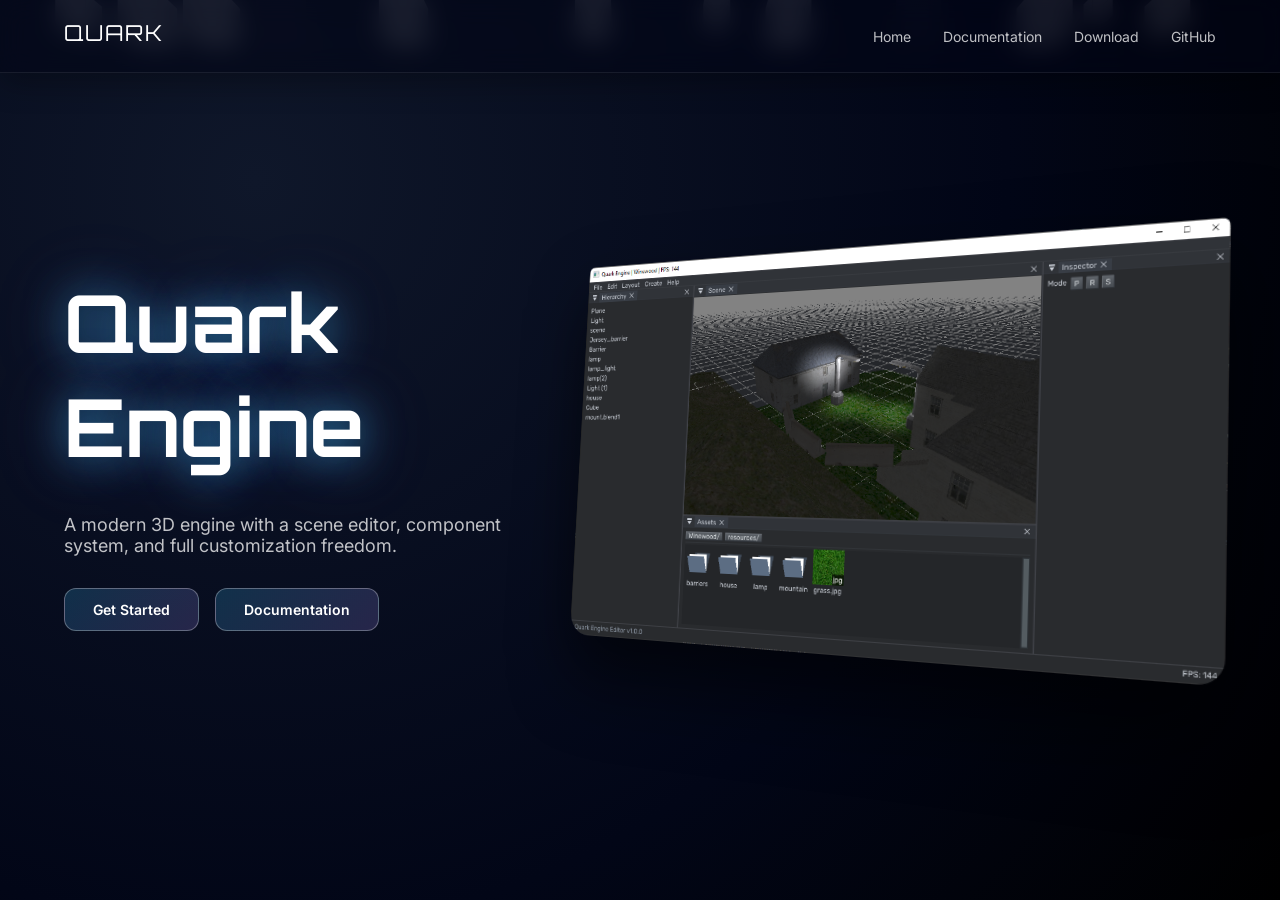
<file: index.html>
<!DOCTYPE html>
<html lang="ru">
<head>
<meta charset="UTF-8">
<meta name="viewport" content="width=device-width, initial-scale=1.0">
<title>Quark Engine</title>

<link href="https://fonts.googleapis.com/css2?family=Orbitron:wght@400;700&family=Inter:wght@300;400;600&display=swap" rel="stylesheet">
<link rel="stylesheet" href="style.css">

</head>

<body>

<div class="background-cubes">
    <div class="cube" style="left:10%;animation-delay:0s"><div></div><div></div><div></div><div></div><div></div><div></div></div>
    <div class="cube" style="left:30%;animation-delay:5s"><div></div><div></div><div></div><div></div><div></div><div></div></div>
    <div class="cube" style="left:60%;animation-delay:10s"><div></div><div></div><div></div><div></div><div></div><div></div></div>
    <div class="cube" style="left:80%;animation-delay:15s"><div></div><div></div><div></div><div></div><div></div><div></div></div>
    <div class="cube" style="left:5%;animation-delay:2s;--sz:30px"><div></div><div></div><div></div><div></div><div></div><div></div></div>
    <div class="cube" style="left:20%;animation-delay:7s;--sz:50px;opacity:0.1"><div></div><div></div><div></div><div></div><div></div><div></div></div>
    <div class="cube" style="left:45%;animation-delay:3s;--sz:35px"><div></div><div></div><div></div><div></div><div></div><div></div></div>
    <div class="cube" style="left:55%;animation-delay:12s;--sz:25px"><div></div><div></div><div></div><div></div><div></div><div></div></div>
    <div class="cube" style="left:70%;animation-delay:8s;--sz:45px;opacity:0.15"><div></div><div></div><div></div><div></div><div></div><div></div></div>
    <div class="cube" style="left:90%;animation-delay:18s;--sz:30px"><div></div><div></div><div></div><div></div><div></div><div></div></div>
    <div class="cube" style="left:15%;animation-delay:14s;--sz:40px"><div></div><div></div><div></div><div></div><div></div><div></div></div>
    <div class="cube" style="left:85%;animation-delay:4s;--sz:20px"><div></div><div></div><div></div><div></div><div></div><div></div></div>
</div>

<nav>
    <div class="logo-wrap">
        <div class="logo">QUARK</div>
    </div>

    <ul>
        <li><a href="index.html">Home</a></li>
        <li><a href="https://quark-engine.gitbook.io/quark-engine-docs/" target="_blank">Documentation</a></li>
        <li><a href="https://github.com/Quark-Engine/QuarkEngine/actions" target="_blank">Download</a></li>
        <li><a href="https://github.com/Quark-Engine/QuarkEngine" target="_blank">GitHub</a></li>
    </ul>
</nav>

<section class="hero">
    <div class="title">
        <h1>Quark Engine</h1>
        <p>A modern 3D engine with a scene editor, component system, and full customization freedom.</p>

        <div class="buttons">
            <a href="get-started.html" class="btn">Get Started</a>
            <a href="https://quark-engine.gitbook.io/quark-engine-docs/" class="btn">Documentation</a>
        </div>
    </div>

    <div class="engine-preview">
        <img src="engine_screen.png" alt="Engine Screenshot">
    </div>
</section>

</body>
</html>
</file>
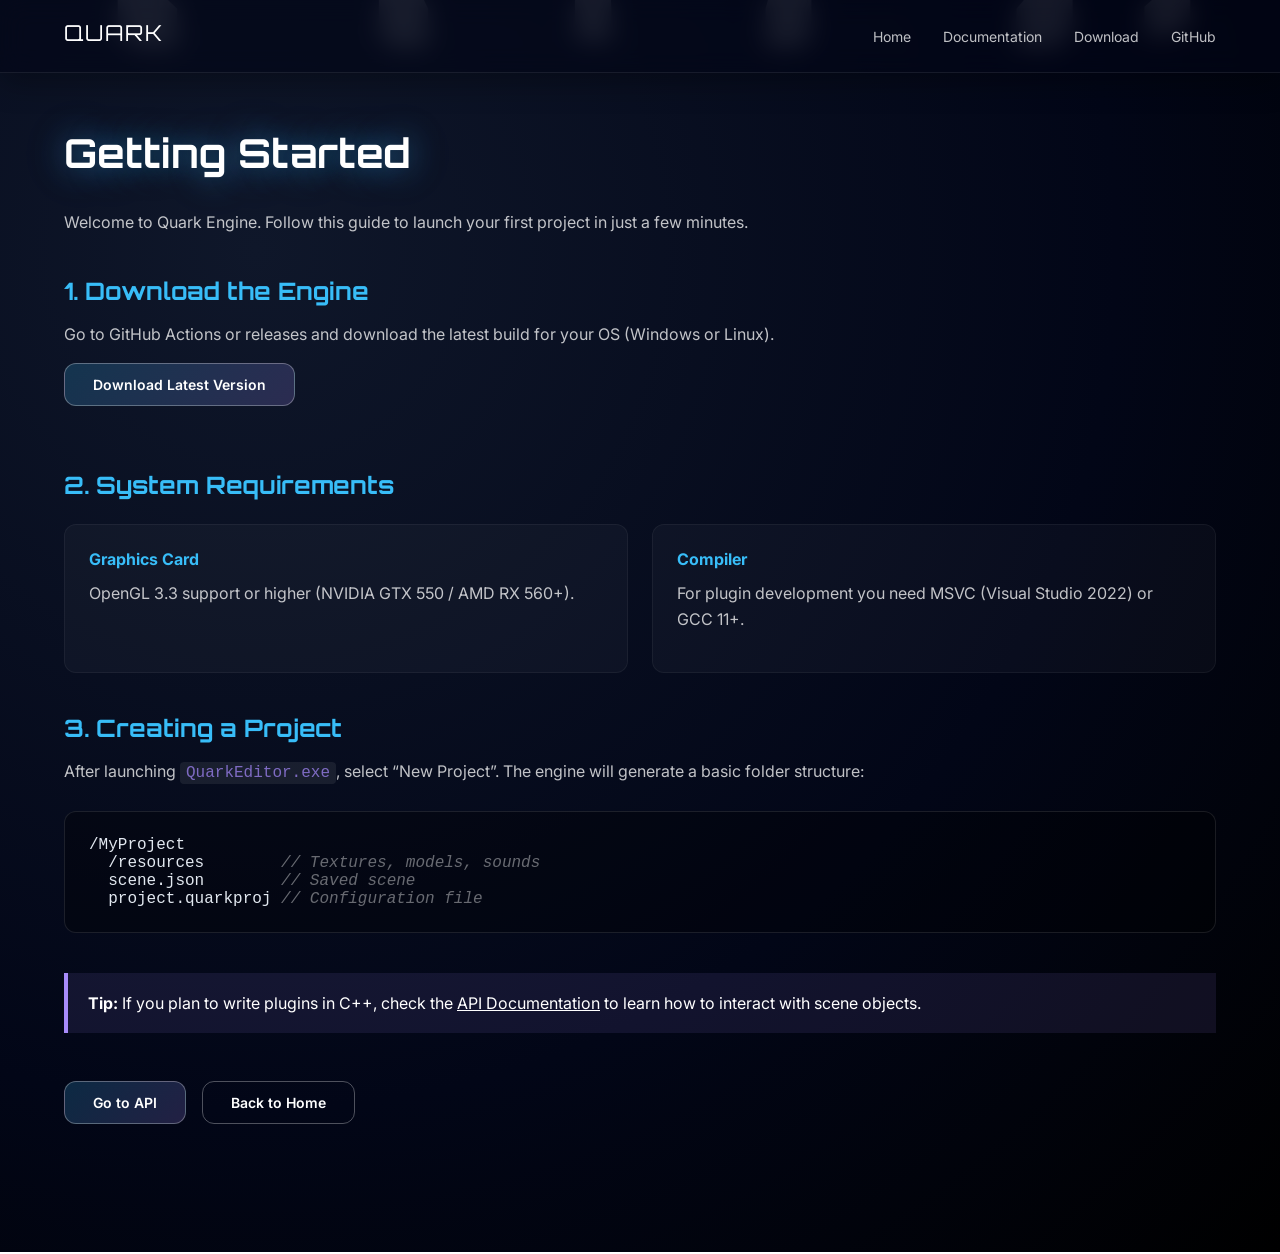
<file: get-started.html>
<!DOCTYPE html>
<html lang="ru">
<head>
<meta charset="UTF-8">
<meta name="viewport" content="width=device-width, initial-scale=1.0">
<title>Getting Started | Quark Engine</title>

<link href="https://fonts.googleapis.com/css2?family=Orbitron:wght@400;700&family=Inter:wght@300;400;600&display=swap" rel="stylesheet">
<link rel="stylesheet" href="style.css">
</head>

<body>

<div class="background-cubes">
    <div class="cube" style="left:10%;animation-delay:0s"><div></div><div></div><div></div><div></div><div></div><div></div></div>
    <div class="cube" style="left:30%;animation-delay:5s"><div></div><div></div><div></div><div></div><div></div><div></div></div>
    <div class="cube" style="left:60%;animation-delay:10s"><div></div><div></div><div></div><div></div><div></div><div></div></div>
    <div class="cube" style="left:80%;animation-delay:15s"><div></div><div></div><div></div><div></div><div></div><div></div></div>
    <div class="cube" style="left:45%;animation-delay:3s;--sz:35px"><div></div><div></div><div></div><div></div><div></div><div></div></div>
    <div class="cube" style="left:90%;animation-delay:18s;--sz:30px"><div></div><div></div><div></div><div></div><div></div><div></div></div>
</div>

<nav>
    <div class="logo-wrap">
        <div class="logo">QUARK</div>
    </div>
    <ul>
        <li><a href="index.html">Home</a></li>
        <li><a href="https://quark-engine.gitbook.io/quark-engine-docs/" target="_blank">Documentation</a></li>
        <li><a href="https://github.com/valmme/QuarkEngine/actions" target="_blank">Download</a></li>
        <li><a href="https://github.com/valmme/QuarkEngine" target="_blank">GitHub</a></li>
    </ul>
</nav>

<main class="docs">
    <h2>Getting Started</h2>
    
    <p>Welcome to Quark Engine. Follow this guide to launch your first project in just a few minutes.</p>

    <h3>1. Download the Engine</h3>
    <p>Go to GitHub Actions or releases and download the latest build for your OS (Windows or Linux).</p>

    <a href="https://github.com/valmme/QuarkEngine" class="btn" style="margin-bottom: 24px;">Download Latest Version</a>

    <h3>2. System Requirements</h3>
    <div class="api-grid">
        <div class="api-card">
            <h4>Graphics Card</h4>
            <p>OpenGL 3.3 support or higher (NVIDIA GTX 550 / AMD RX 560+).</p>
        </div>
        <div class="api-card">
            <h4>Compiler</h4>
            <p>For plugin development you need MSVC (Visual Studio 2022) or GCC 11+.</p>
        </div>
    </div>

    <h3>3. Creating a Project</h3>
    <p>After launching <code>QuarkEditor.exe</code>, select “New Project”. The engine will generate a basic folder structure:</p>

    <pre><code>/MyProject
  /resources       <span class="sh-comment"> // Textures, models, sounds</span>
  scene.json       <span class="sh-comment"> // Saved scene</span>
  project.quarkproj <span class="sh-comment">// Configuration file</span></code></pre>

    <div class="docs-note">
        <strong>Tip:</strong> If you plan to write plugins in C++, check the <a href="https://quark-engine.gitbook.io/quark-engine-docs/" style="color: inherit; text-decoration: underline;">API Documentation</a> to learn how to interact with scene objects.
    </div>

    <div class="buttons" style="margin-top: 48px;">
        <a href="https://quark-engine.gitbook.io/quark-engine-docs/" class="btn">Go to API</a>
        <a href="index.html" class="btn" style="background: none;">Back to Home</a>
    </div>
</main>

</body>
</html>
</file>
<file: style.css>
@view-transition {
    navigation: auto;
}

html {
    scroll-behavior: smooth;
}

:root{
    --accent:#38bdf8;
    --accent2:#a78bfa;
}

*{
    margin:0;
    padding:0;
    box-sizing:border-box;
}

body{
    font-family:'Inter',sans-serif;
    background: radial-gradient(circle at 20% 20%, #0f172a, #020617 60%, #000000);
    color:white;
    overflow-x:hidden;
    animation: fadeInPage 0.5s ease-out;
}

@keyframes fadeInPage {
    from { opacity: 0; transform: translateY(10px); }
    to { opacity: 1; transform: translateY(0); }
}

nav{
    position:fixed;
    top:0;
    width:100%;
    display:flex;
    justify-content:space-between;
    align-items:center;
    padding:16px 64px;

    background: rgba(2,6,23,0.6);
    backdrop-filter: blur(12px);
    z-index:1000;

    border-bottom:1px solid rgba(255,255,255,0.08);
    box-shadow:0 10px 30px rgba(0,0,0,0.3);
    view-transition-name: main-nav;
}

.logo-wrap{
    display:flex;
    align-items:center;
    height:40px;
    overflow:visible;
}

nav .logo{
    font-family:'Orbitron', sans-serif;
    font-size:22px;
    letter-spacing:2px;
    line-height:1;

    display:block;

    padding:2px 0 6px 0;

    transform: translateY(-1px);

    -webkit-font-smoothing: antialiased;
    -moz-osx-font-smoothing: grayscale;
}

nav ul{
    display:flex;
    gap:32px;
    list-style:none;
}

nav ul li{
    cursor:pointer;
    opacity:0.75;
    transition:0.3s;
    font-size:14px;
}

nav ul li:hover{
    opacity:1;
    color:var(--accent);
}

nav ul li a {
    display: block;
    color: inherit;
    text-decoration: none;
}

/* HERO */
.hero{
    height:100vh;
    display:flex;
    align-items:center;
    justify-content:space-between;
    padding:0 64px;
    view-transition-name: page-content;
}

.title{
    max-width:640px;
}

.title h1 {
    font-family: 'Orbitron', sans-serif;
    font-size: 80px;
    line-height: 1.3;
    color: #ffffff;
    text-shadow:
        0 0 40px rgba(56, 189, 248, 0.6),
        0 0 80px rgba(167, 139, 250, 0.3);
    padding-bottom: 28px;
}

.title p{
    margin-top:8px;
    opacity:0.75;
    font-size:18px;
    max-width:512px;
}

.buttons{
    margin-top:32px;
    display:flex;
    gap:16px;
}

.btn{
    display: inline-block;
    text-decoration: none;
    color: white;
    padding:12px 28px;
    border-radius:12px;
    border:1px solid rgba(255,255,255,0.3);
    background:linear-gradient(135deg, rgba(56,189,248,0.2), rgba(167,139,250,0.2));
    backdrop-filter:blur(6px);
    cursor:pointer;
    transition:0.3s;
    font-size:14px;
    font-weight:600;
}

.btn:hover{
    transform:translateY(-2px);
    box-shadow:0 0 20px rgba(56,189,248,0.4);
    background:linear-gradient(135deg, rgba(56,189,248,0.3), rgba(167,139,250,0.3));
    border-color: rgba(255,255,255,0.5);
}

/* IMAGE */
.engine-preview{
    perspective:1200px;
}

.engine-preview img{
    width:704px;
    border-radius:8px 8px 24px 24px;
    transform:rotateY(-25deg) rotateX(5deg);
    box-shadow:0 40px 80px rgba(0,0,0,0.6);
    transition:0.5s;
}

.engine-preview img:hover{
    transform:rotateY(-10deg) rotateX(2deg) scale(1.02);
}

/* FLOAT GRID */
.background-cubes{
    position:fixed;
    width:100%;
    height:100%;
    z-index:-1;
    overflow:hidden;
    perspective:1000px;
    view-transition-name: bg-cubes;
}

.background-cubes .cube{
    position:absolute;
    width:var(--sz, 40px);
    height:var(--sz, 40px);
    transform-style:preserve-3d;
    animation:float 22s linear infinite;
}

.background-cubes .cube div{
    position:absolute;
    width:100%;
    height:100%;
    background:rgba(255,255,255,0.1);
}

.background-cubes .cube div:nth-child(1) { transform: translateZ(calc(var(--sz, 40px) / 2)); }
.background-cubes .cube div:nth-child(2) { transform: rotateY(180deg) translateZ(calc(var(--sz, 40px) / 2)); }
.background-cubes .cube div:nth-child(3) { transform: rotateY(90deg) translateZ(calc(var(--sz, 40px) / 2)); }
.background-cubes .cube div:nth-child(4) { transform: rotateY(-90deg) translateZ(calc(var(--sz, 40px) / 2)); }
.background-cubes .cube div:nth-child(5) { transform: rotateX(90deg) translateZ(calc(var(--sz, 40px) / 2)); }
.background-cubes .cube div:nth-child(6) { transform: rotateX(-90deg) translateZ(calc(var(--sz, 40px) / 2)); }

@keyframes float{
    from{transform:translateY(110vh) rotateX(0deg) rotateY(0deg) rotateZ(0deg)}
    to{transform:translateY(-20vh) rotateX(360deg) rotateY(720deg) rotateZ(360deg)}
}

/* DOCS */
.docs{
    padding:128px 64px;
    scroll-margin-top: 80px;
    view-transition-name: page-content;
}

.docs h2 {
    font-family: 'Orbitron', sans-serif;
    font-size: 40px;
    margin-bottom: 32px;
    color: #ffffff;
    text-shadow:
        0 0 30px rgba(56, 189, 248, 0.5),
        0 0 60px rgba(167, 139, 250, 0.2);
}

.docs h3 {
    font-family: 'Orbitron', sans-serif;
    font-size: 24px;
    margin: 40px 0 16px 0;
    color: var(--accent);
}

.docs p{
    opacity:0.75;
    line-height:1.6;
    margin-bottom: 16px;
}

.docs code {
    font-family: 'JetBrains Mono', 'Fira Code', 'Consolas', monospace;
    background: rgba(255,255,255,0.1);
    padding: 2px 6px;
    border-radius: 4px;
    color: var(--accent2);
}

.docs pre {
    background: rgba(0,0,0,0.3);
    padding: 24px;
    border-radius: 12px;
    border: 1px solid rgba(255,255,255,0.1);
    backdrop-filter: blur(8px);
    -webkit-backdrop-filter: blur(8px);
    overflow-x: auto;
    margin: 24px 0;
}

.docs pre code {
    background: none;
    padding: 0;
    color: #e2e8f0;
}

.api-grid {
    display: grid;
    grid-template-columns: repeat(auto-fit, minmax(300px, 1fr));
    gap: 24px;
    margin-top: 24px;
}

.api-card {
    background: rgba(255,255,255,0.03);
    padding: 24px;
    border-radius: 12px;
    border: 1px solid rgba(255,255,255,0.05);
    backdrop-filter: blur(8px);
    -webkit-backdrop-filter: blur(8px);
}

.api-card h4 {
    margin-bottom: 12px;
    color: var(--accent);
}

.docs-note {
    margin-top: 40px;
    padding: 20px;
    border-left: 4px solid var(--accent2);
    background: rgba(167, 139, 250, 0.1);
    backdrop-filter: blur(8px);
    -webkit-backdrop-filter: blur(8px);
}

/* Syntax Highlighting */
.sh-keyword { color: var(--accent2); font-weight: 600; }
.sh-string { color: var(--accent); }
.sh-comment { color: rgba(255,255,255,0.4); font-style: italic; }

/* RESPONSIVE */
@media (max-width: 1024px) {
    nav {
        padding: 16px 24px;
    }

    nav ul {
        display: none;
    }

    .hero {
        flex-direction: column;
        height: auto;
        padding: 128px 24px 64px 24px;
        text-align: center;
        justify-content: center;
    }

    .title {
        max-width: 100%;
        margin-bottom: 48px;
    }

    .title h1 {
        font-size: 48px;
    }

    .title p {
        margin: 24px auto 0 auto;
    }

    .buttons {
        justify-content: center;
    }

    .engine-preview img {
        width: 100%;
        max-width: 480px;
        transform: rotateY(0) rotateX(0);
    }

    .docs {
        padding: 64px 24px;
    }
}
</file>
